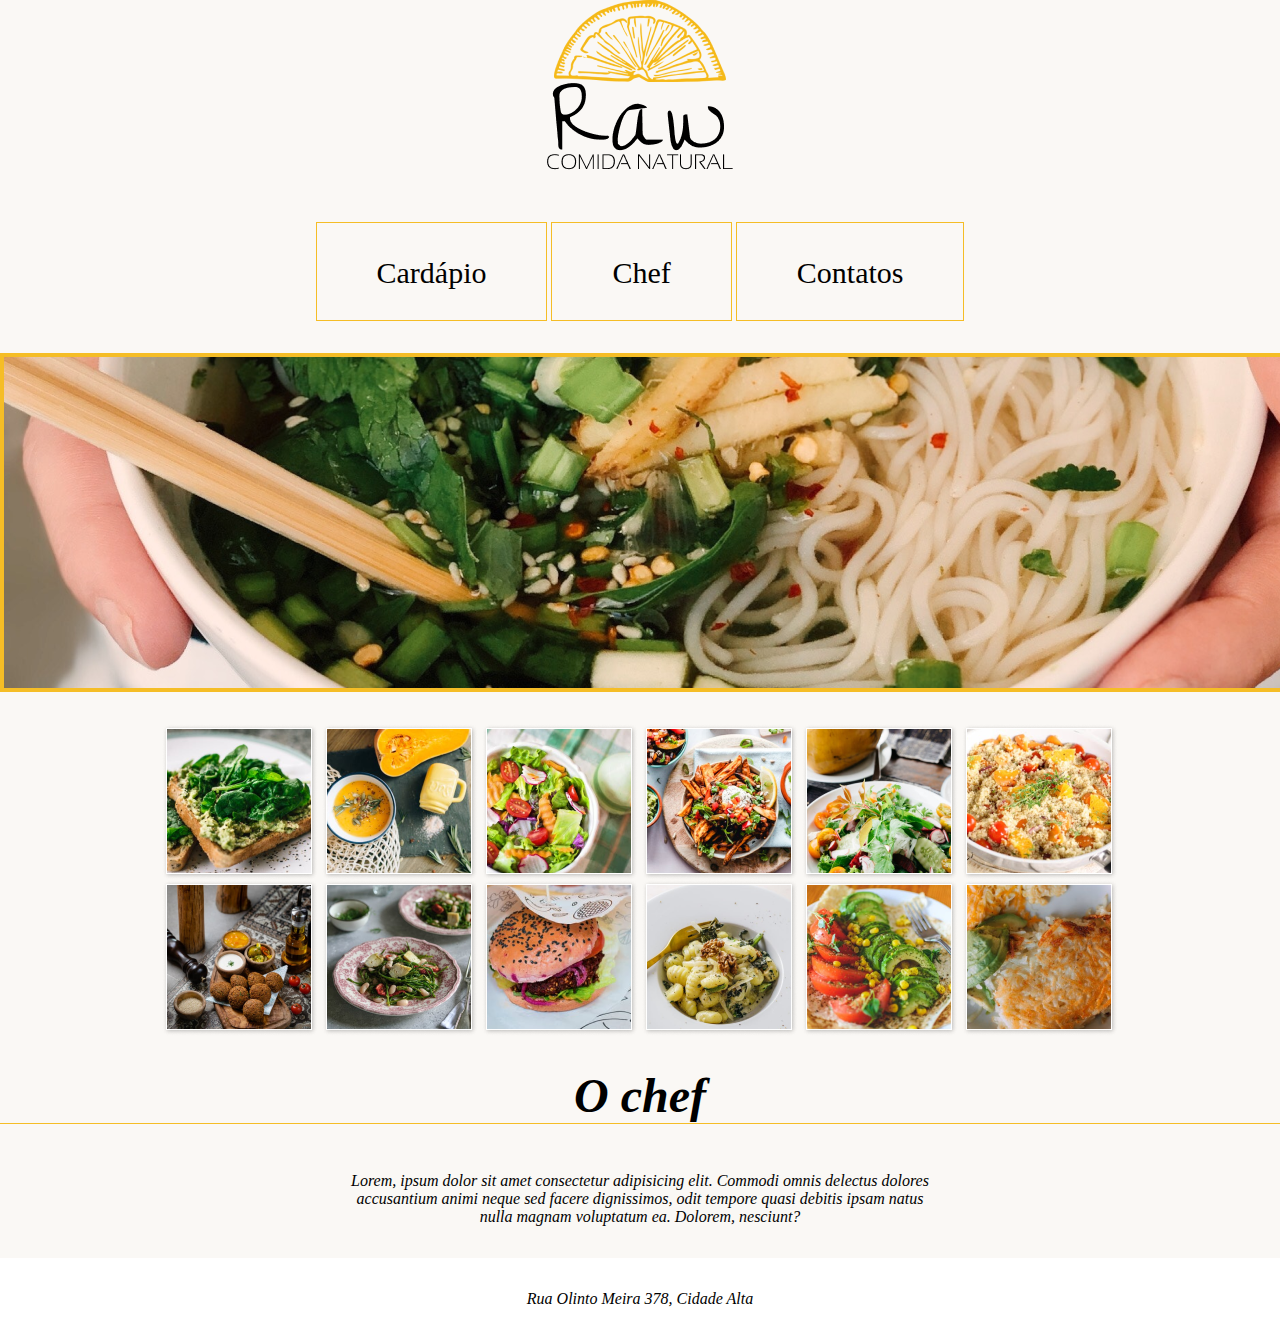
<file: index.html>
<!DOCTYPE html>
<html lang="pt-br">
<head>
    <meta charset="UTF-8">
    <meta name="viewport" content="width=device-width, initial-scale=1.0">
    <title>Raw - Comida Natural</title>
    <link rel="stylesheet" href="main.css">
</head>
<body>
    
    <header>
       
        <h1 class="atual">
            <a href="index.html"><img src="imagens/logo.png" alt="marca do restaurante"></a>
        </h1>
        
        <nav>
        
            <ol>
                <li><a href="cardapio.html">Cardápio</a></li>
                <li><a href="chefe.html">Chef</a></li>
                <li><a href="contatos.html">Contatos</a></li>
            </ol>
        
        </nav>
        
        <figure>
            <img src="imagens/destaque.png" alt="">
        </figure>
    
    </header>
    
    <main>
        
        
           <article>
               <ul>
                   <li><img src="imagens/comida1.png" alt=""></li>
                   <li><img src="imagens/comida2.png" alt=""></li>
                   <li><img src="imagens/comida3.png" alt=""></li>
                   <li><img src="imagens/comida4.png" alt=""></li>
                   <li><img src="imagens/comida5.png" alt=""></li>
                   <li><img src="imagens/comida6.png" alt=""></li>
                </ul>
                
                <ul>
                    <li><img src="imagens/comida7.png" alt=""></li>
                    <li><img src="imagens/comida8.png" alt=""></li>
                    <li><img src="imagens/comida9.png" alt=""></li>
                    <li><img src="imagens/comida10.png" alt=""></li>
                    <li><img src="imagens/comida11.png" alt=""></li>
                    <li><img src="imagens/comida12.png" alt=""></li>
                </ul>
            </article>
        
        
        <section>
           
            <h2>O chef</h2>
            <p>Lorem, ipsum dolor sit amet consectetur adipisicing elit. Commodi omnis delectus dolores accusantium animi neque sed facere dignissimos, odit tempore quasi debitis ipsam natus nulla magnam voluptatum ea. Dolorem, nesciunt?</p>
        </section>
    
    </main>
    
    <footer>
        <address>Rua Olinto Meira 378, Cidade Alta</address>
    </footer>
        
</body>
</html>
</file>
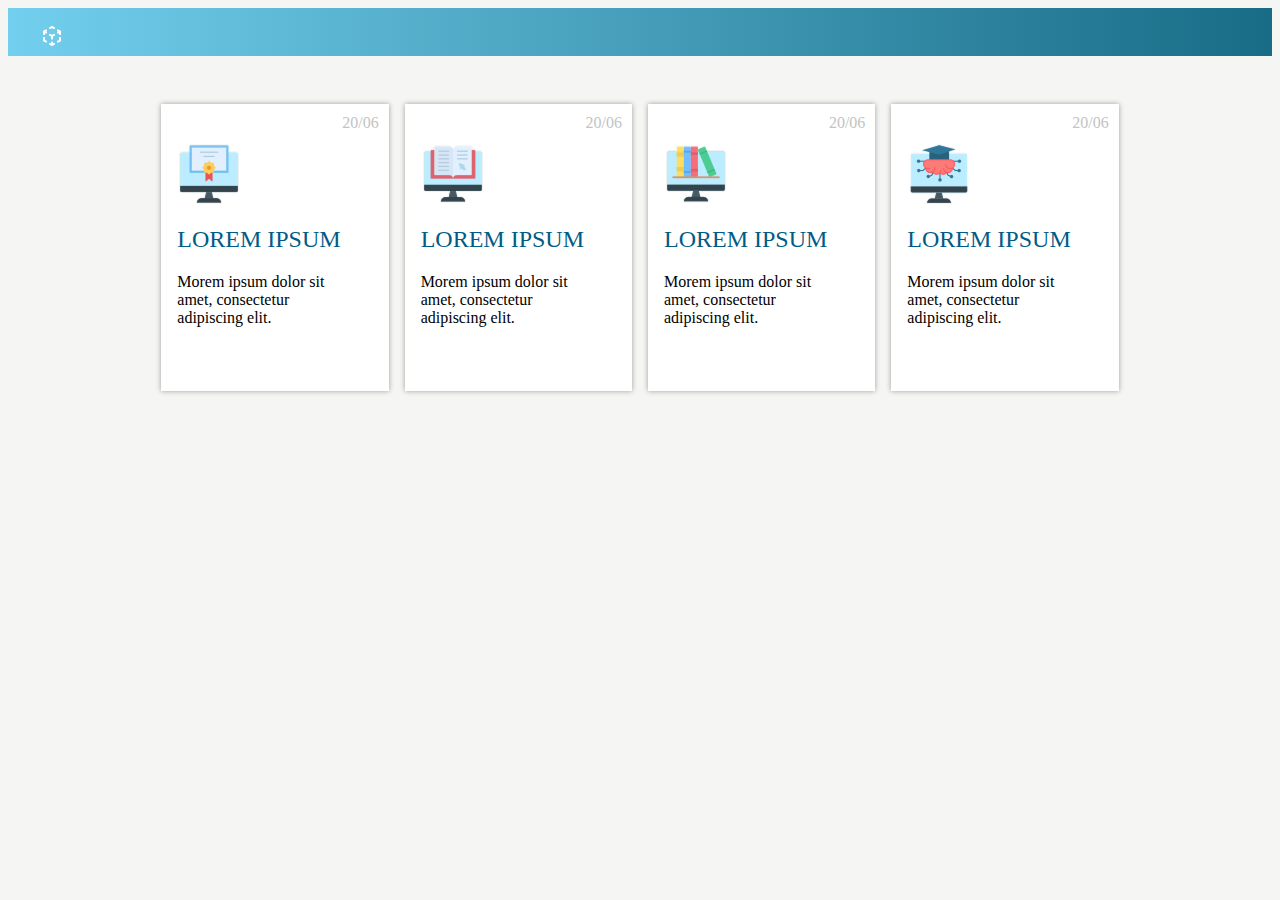
<file: Atividade_figma/index.html>
<!DOCTYPE html>
<html lang="pt-br">
<head>
    <meta charset="UTF-8">
    <meta name="viewport" content="width=device-width, initial-scale=1.0">
    <title>ATV</title>
    <link rel="stylesheet" href="main.css">
</head>
    <header>
        <nav><img src="imagens/logo.png" alt="Logo"></nav>
    </header>
    <main>
        <section>
            <div>
                <span>20/06</span>
                <img src="imagens/imagem_1.png" alt="">
                <h2>LOREM IPSUM</h2>
                <p>Morem ipsum dolor sit amet, consectetur adipiscing elit.</p>
            </div>
            <div>
                <span>20/06</span>
                <img src="imagens/imagem_2.png" alt="">
                <h2>LOREM IPSUM</h2>
                <p>Morem ipsum dolor sit amet, consectetur adipiscing elit.</p>
            </div>
            <div>
                <span>20/06</span>
                <img src="imagens/imagem_3.png" alt="">
                <h2>LOREM IPSUM</h2>
                <p>Morem ipsum dolor sit amet, consectetur adipiscing elit.</p>
            </div>
            <div>
                <span>20/06</span>
                <img src="imagens/imagem_4.png" alt="">
                <h2>LOREM IPSUM</h2>
                <p>Morem ipsum dolor sit amet, consectetur adipiscing elit.</p>
            </div>
        </section>
    </main>
<body>
    
</body>
</html>
</file>
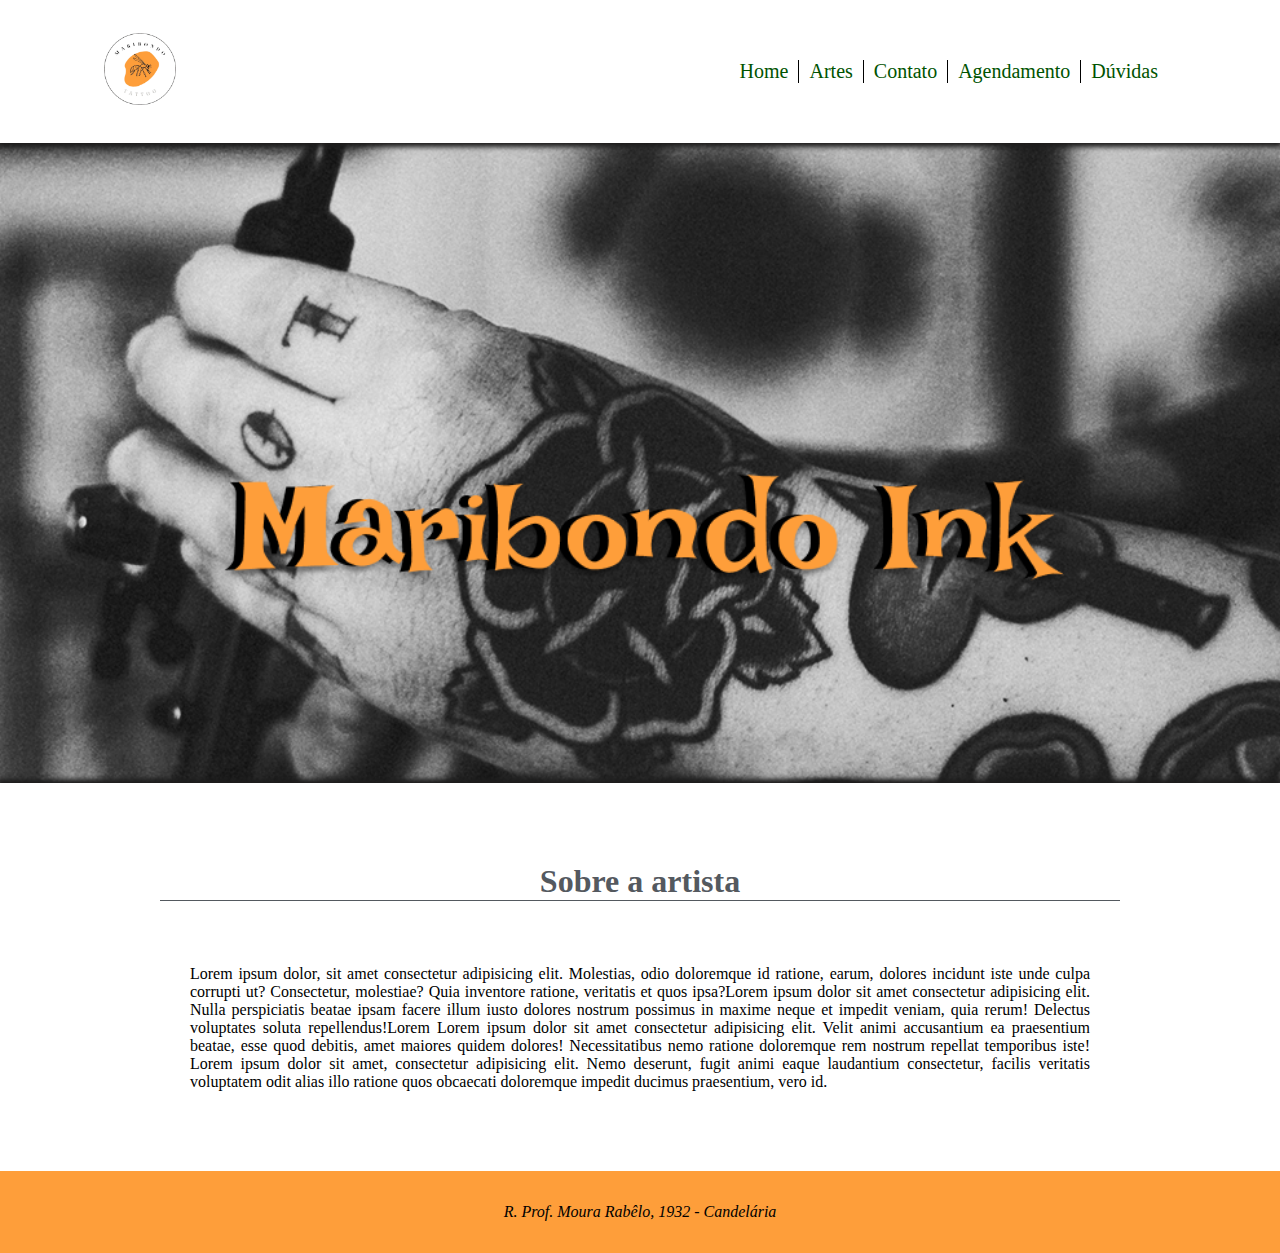
<file: atividade_interface_maribondoink/index.html>
<!DOCTYPE html>
<html lang="pt-br">

<head>
    <meta charset="UTF-8">
    <meta name="viewport" content="width=device-width, initial-scale=1.0">
    <title>Maribondo Ink - Tattoo</title>
    <link rel="stylesheet" href="main.css">
</head>

<body>
    <header>
        <nav>
            <img src="imagens/maribondo _1.jpeg" alt="logo">
            <ul>
                <li><a href="index.html"> Home</a></li>
                <li><a href="artes.html"> Artes</a></li>
                <li><a href="contato.html"> Contato</a></li>
                <li><a href="agendamentos.html"> Agendamento</a></li>
                <li><a href="perguntas.html"> Dúvidas</a></li>
            </ul>
        </nav>
    </header>
    <main>
        <h1>Sobre a artista</h1>
        <p>Lorem ipsum dolor, sit amet consectetur adipisicing elit. Molestias, odio doloremque id ratione, earum,
            dolores incidunt iste unde culpa corrupti ut? Consectetur, molestiae? Quia inventore ratione, veritatis et
            quos ipsa?Lorem ipsum dolor sit amet consectetur adipisicing elit. Nulla perspiciatis beatae ipsam facere
            illum iusto dolores nostrum possimus in maxime neque et impedit veniam, quia rerum! Delectus voluptates
            soluta repellendus!Lorem Lorem ipsum dolor sit amet consectetur adipisicing elit. Velit animi accusantium ea
            praesentium beatae, esse quod debitis, amet maiores quidem dolores! Necessitatibus nemo ratione doloremque
            rem nostrum repellat temporibus iste! Lorem ipsum dolor sit amet, consectetur adipisicing elit. Nemo
            deserunt, fugit animi eaque laudantium consectetur, facilis veritatis voluptatem odit alias illo ratione
            quos obcaecati doloremque impedit ducimus praesentium, vero id.
        </p>
    </main>
    <footer>
        <address>R. Prof. Moura Rabêlo, 1932 - Candelária</address>
    </footer>

</body>

</html>
</file>
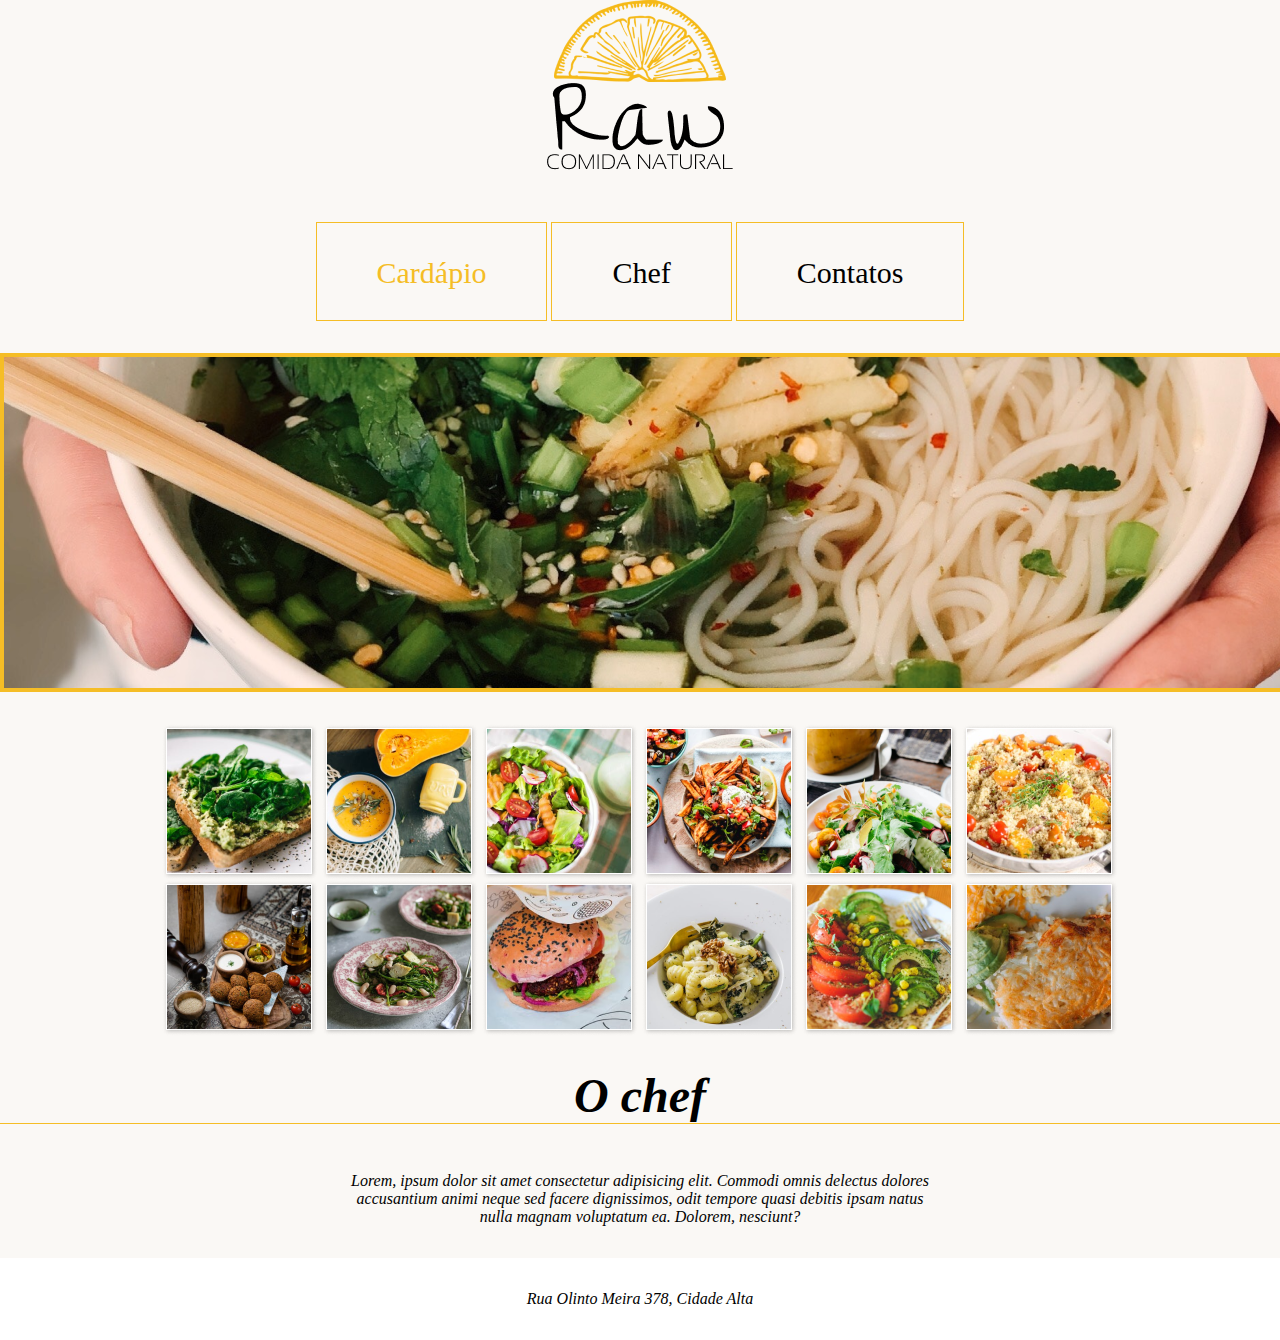
<file: cardapio.html>
<!DOCTYPE html>
<html lang="pt-br">
<head>
    <meta charset="UTF-8">
    <meta name="viewport" content="width=device-width, initial-scale=1.0">
    <title>Raw - Comida Natural</title>
    <link rel="stylesheet" href="main.css">
</head>
<body>
    
    <header>
       
        <a href="index.html"><img src="imagens/logo.png" alt="marca do restaurante"></a>
        
        <nav>
        
            <ol>
                <li class="atual"><a href="cardapio.html">Cardápio</a></li>
                <li><a href="chefe.html">Chef</a></li>
                <li><a href="contatos.html">Contatos</a></li>
            </ol>
        
        </nav>
        
        <figure>
            <img src="imagens/destaque.png" alt="">
        </figure>
    
    </header>
    
    <main>
        
        
           <article>
               <ul>
                   <li><img src="imagens/comida1.png" alt=""></li>
                   <li><img src="imagens/comida2.png" alt=""></li>
                   <li><img src="imagens/comida3.png" alt=""></li>
                   <li><img src="imagens/comida4.png" alt=""></li>
                   <li><img src="imagens/comida5.png" alt=""></li>
                   <li><img src="imagens/comida6.png" alt=""></li>
                </ul>
                
                <ul>
                    <li><img src="imagens/comida7.png" alt=""></li>
                    <li><img src="imagens/comida8.png" alt=""></li>
                    <li><img src="imagens/comida9.png" alt=""></li>
                    <li><img src="imagens/comida10.png" alt=""></li>
                    <li><img src="imagens/comida11.png" alt=""></li>
                    <li><img src="imagens/comida12.png" alt=""></li>
                </ul>
            </article>
        
        
        <section>
           
            <h2>O chef</h2>
            <p>Lorem, ipsum dolor sit amet consectetur adipisicing elit. Commodi omnis delectus dolores accusantium animi neque sed facere dignissimos, odit tempore quasi debitis ipsam natus nulla magnam voluptatum ea. Dolorem, nesciunt?</p>
        </section>
    
    </main>
    
    <footer>
        <address>Rua Olinto Meira 378, Cidade Alta</address>
    </footer>
        
</body>
</html>
</file>
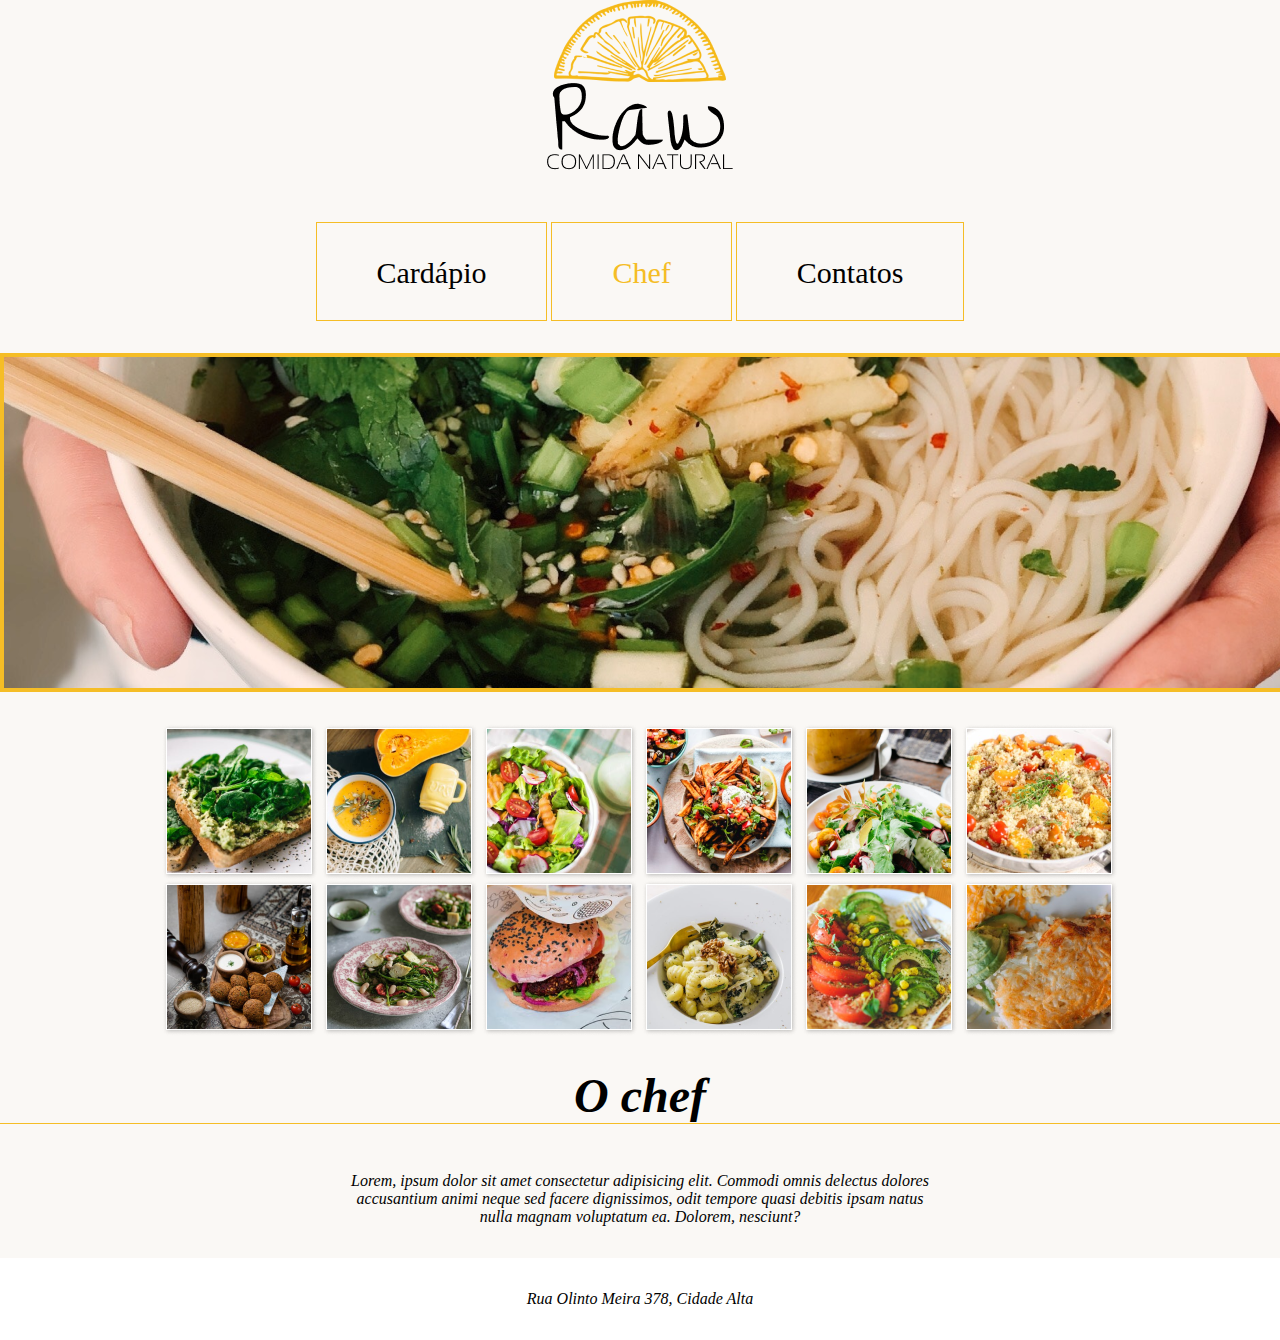
<file: chefe.html>
<!DOCTYPE html>
<html lang="pt-br">
<head>
    <meta charset="UTF-8">
    <meta name="viewport" content="width=device-width, initial-scale=1.0">
    <title>Raw - Comida Natural</title>
    <link rel="stylesheet" href="main.css">
</head>
<body>
    
    <header>
       
        <a href="index.html"><img src="imagens/logo.png" alt="marca do restaurante"></a>
        
        <nav>
        
            <ol>
                <li><a href="cardapio.html">Cardápio</a></li>
                <li class="atual"><a href="chefe.html">Chef</a></li>
                <li><a href="contatos.html">Contatos</a></li>
            </ol>
        
        </nav>
        
        <figure>
            <img src="imagens/destaque.png" alt="">
        </figure>
    
    </header>
    
    <main>
        
        
           <article>
               <ul>
                   <li><img src="imagens/comida1.png" alt=""></li>
                   <li><img src="imagens/comida2.png" alt=""></li>
                   <li><img src="imagens/comida3.png" alt=""></li>
                   <li><img src="imagens/comida4.png" alt=""></li>
                   <li><img src="imagens/comida5.png" alt=""></li>
                   <li><img src="imagens/comida6.png" alt=""></li>
                </ul>
                
                <ul>
                    <li><img src="imagens/comida7.png" alt=""></li>
                    <li><img src="imagens/comida8.png" alt=""></li>
                    <li><img src="imagens/comida9.png" alt=""></li>
                    <li><img src="imagens/comida10.png" alt=""></li>
                    <li><img src="imagens/comida11.png" alt=""></li>
                    <li><img src="imagens/comida12.png" alt=""></li>
                </ul>
            </article>
        
        
        <section>
           
            <h2>O chef</h2>
            <p>Lorem, ipsum dolor sit amet consectetur adipisicing elit. Commodi omnis delectus dolores accusantium animi neque sed facere dignissimos, odit tempore quasi debitis ipsam natus nulla magnam voluptatum ea. Dolorem, nesciunt?</p>
        </section>
    
    </main>
    
    <footer>
        <address>Rua Olinto Meira 378, Cidade Alta</address>
    </footer>
        
</body>
</html>
</file>
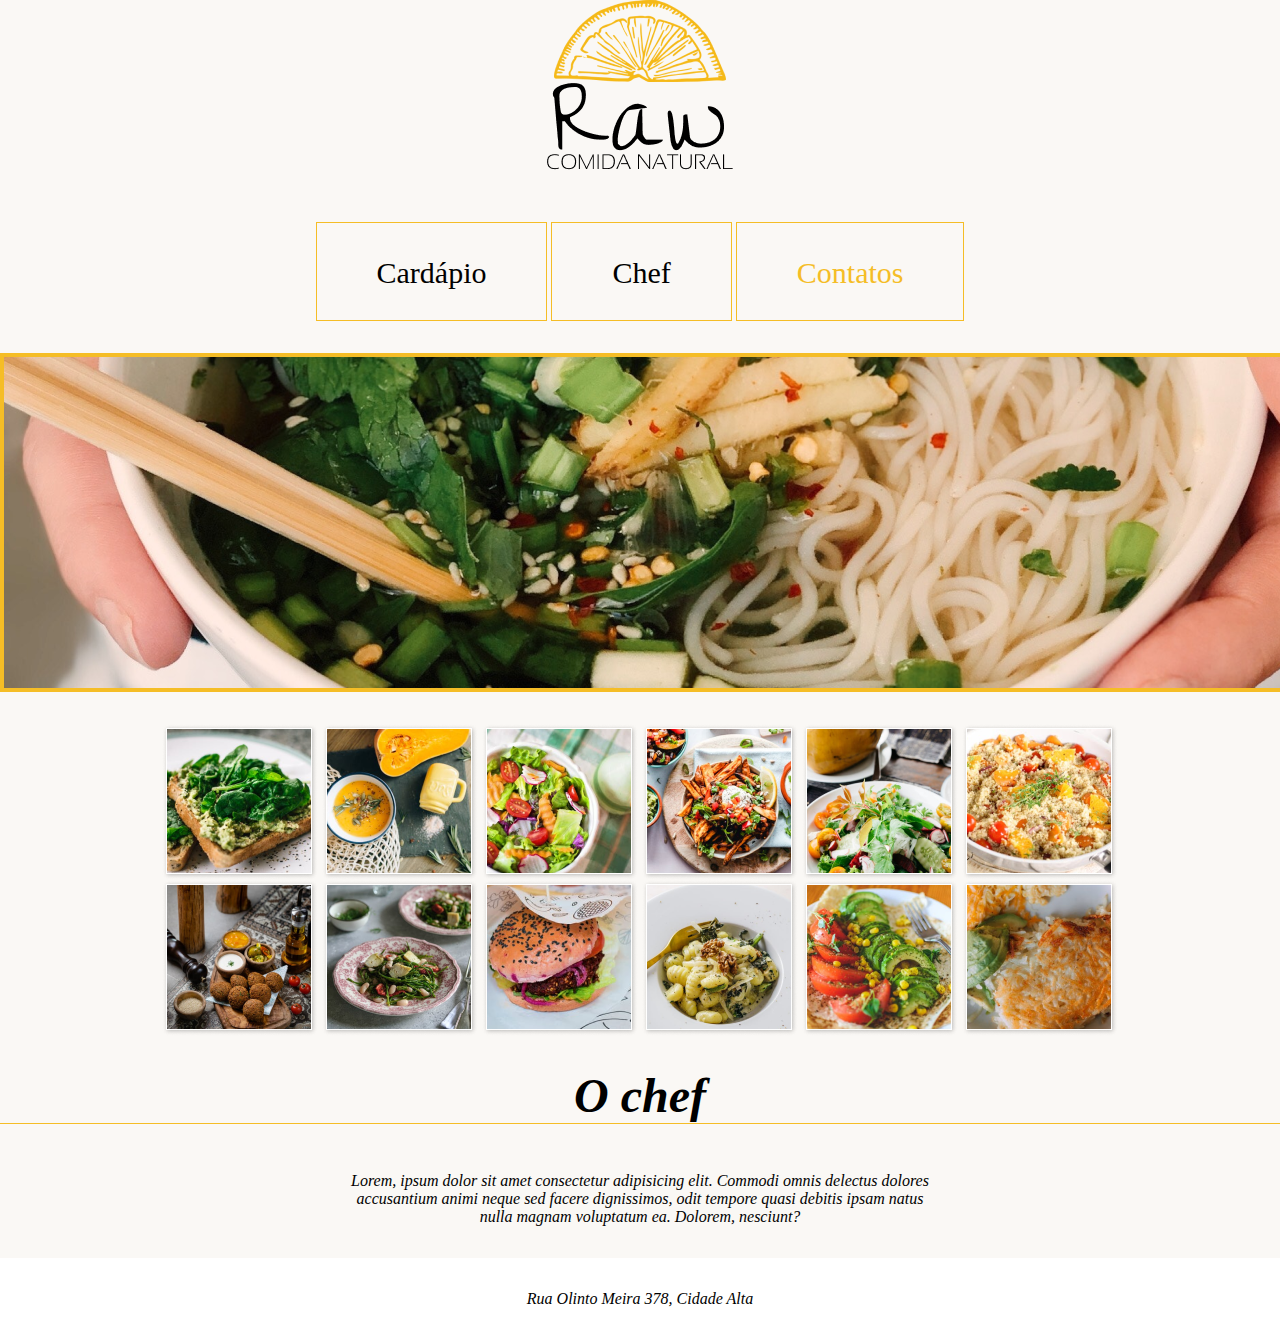
<file: contatos.html>
<!DOCTYPE html>
<html lang="pt-br">
<head>
    <meta charset="UTF-8">
    <meta name="viewport" content="width=device-width, initial-scale=1.0">
    <title>Raw - Comida Natural</title>
    <link rel="stylesheet" href="main.css">
</head>
<body>
    
    <header>
       
        <a href="index.html"><img src="imagens/logo.png" alt="marca do restaurante"></a>
        
        <nav>
        
            <ol>
                <li><a href="cardapio.html">Cardápio</a></li>
                <li><a href="chefe.html">Chef</a></li>
                <li class="atual"><a href="contatos.html">Contatos</a></li>
            </ol>
        
        </nav>
        
        <figure>
            <img src="imagens/destaque.png" alt="">
        </figure>
    
    </header>
    
    <main>
        
        
           <article>
               <ul>
                   <li><img src="imagens/comida1.png" alt=""></li>
                   <li><img src="imagens/comida2.png" alt=""></li>
                   <li><img src="imagens/comida3.png" alt=""></li>
                   <li><img src="imagens/comida4.png" alt=""></li>
                   <li><img src="imagens/comida5.png" alt=""></li>
                   <li><img src="imagens/comida6.png" alt=""></li>
                </ul>
                
                <ul>
                    <li><img src="imagens/comida7.png" alt=""></li>
                    <li><img src="imagens/comida8.png" alt=""></li>
                    <li><img src="imagens/comida9.png" alt=""></li>
                    <li><img src="imagens/comida10.png" alt=""></li>
                    <li><img src="imagens/comida11.png" alt=""></li>
                    <li><img src="imagens/comida12.png" alt=""></li>
                </ul>
            </article>
        
        
        <section>
           
            <h2>O chef</h2>
            <p>Lorem, ipsum dolor sit amet consectetur adipisicing elit. Commodi omnis delectus dolores accusantium animi neque sed facere dignissimos, odit tempore quasi debitis ipsam natus nulla magnam voluptatum ea. Dolorem, nesciunt?</p>
        </section>
    
    </main>
    
    <footer>
        <address>Rua Olinto Meira 378, Cidade Alta</address>
    </footer>
        
</body>
</html>
</file>
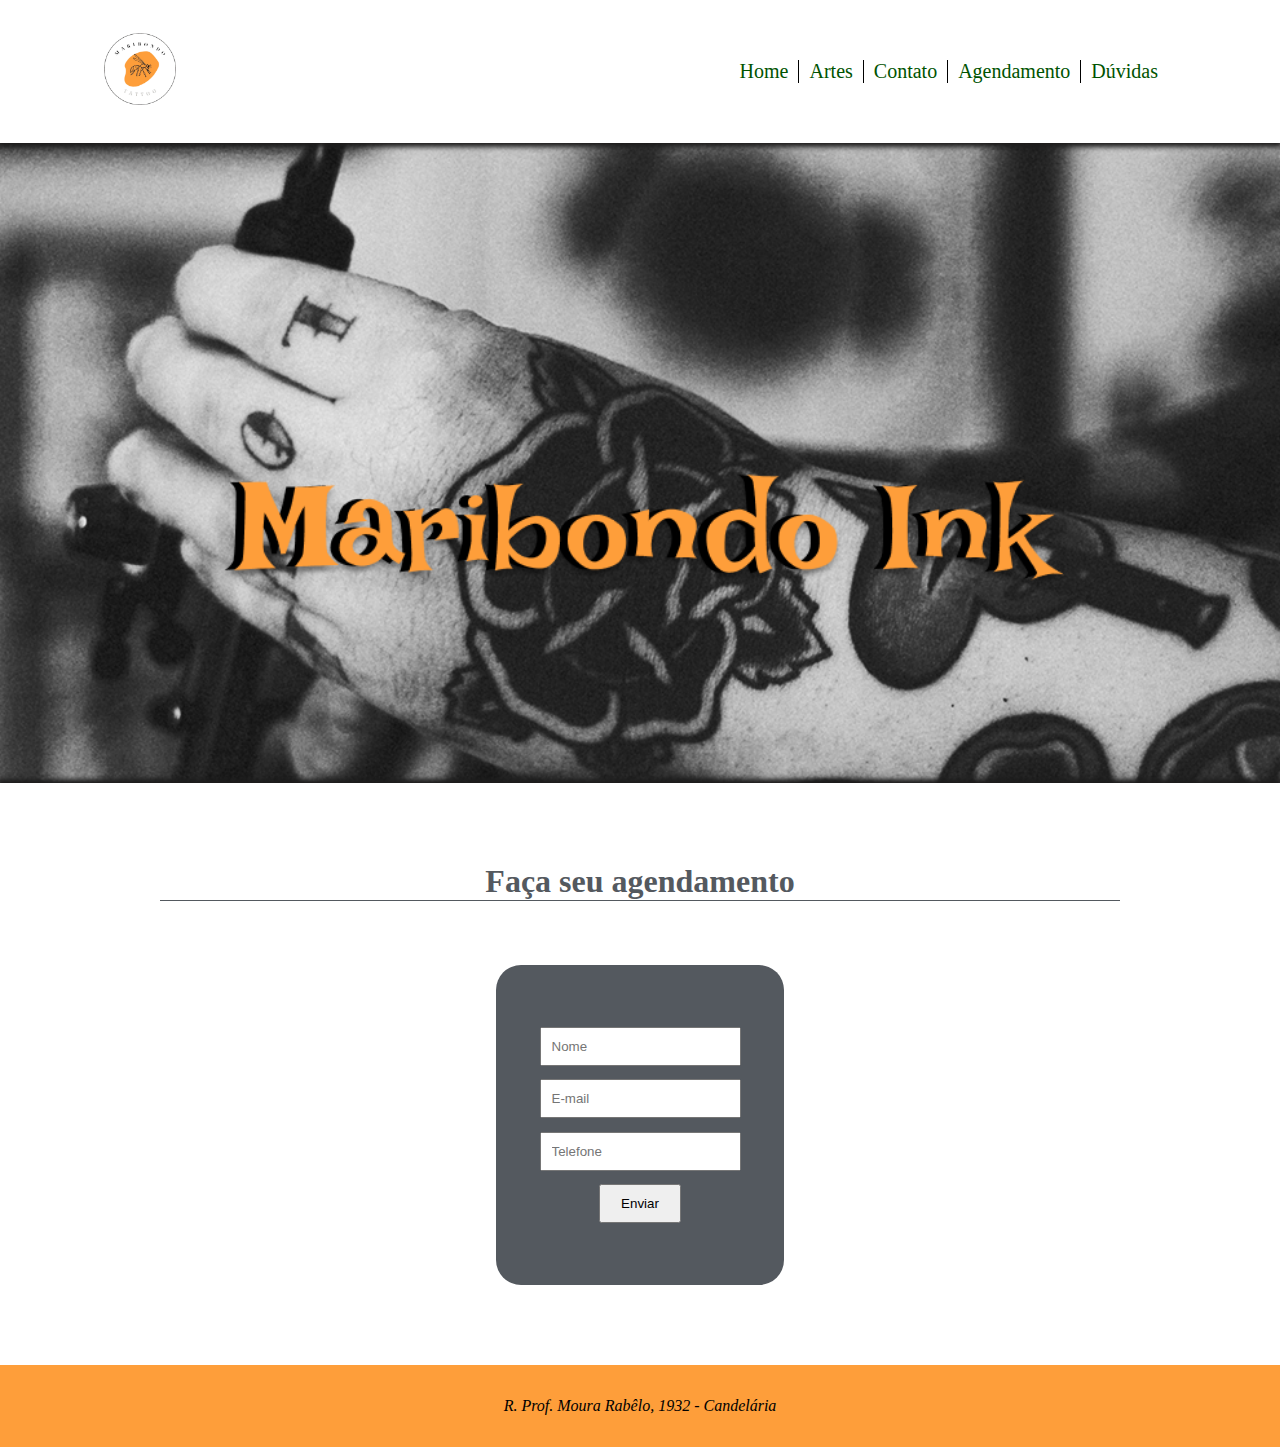
<file: atividade_interface_maribondoink/agendamentos.html>
<!DOCTYPE html>
<html lang="pt-br">
<head>
    <meta charset="UTF-8">
    <meta name="viewport" content="width=device-width, initial-scale=1.0">
    <title>Maribondo Ink - Tattoo</title>
    <link rel="stylesheet" href="main.css">
</head>

<body>

    <header>

        <nav>

            <img src="imagens/maribondo _1.jpeg" alt="logo">

            <ul>

                <li><a href="index.html"> Home</a></li>
                <li><a href="artes.html"> Artes</a></li>
                <li><a href="contato.html"> Contato</a></li>
                <li><a href="agendamentos.html"> Agendamento</a></li>
                <li><a href="perguntas.html"> Dúvidas</a></li>

            </ul>

        </nav>

    </header>

    <main>
        <h1>Faça seu agendamento</h1>
        <form action="">
            <input type="text" placeholder="Nome"><br>
            <input type="email" placeholder="E-mail"><br>
            <input type="tel" placeholder="Telefone"><br>
            <button type="submit">Enviar</button>

        </form>
    </main>

    <footer>
        <address>R. Prof. Moura Rabêlo, 1932 - Candelária</address>
    </footer>
    
</body>

</html>
</file>
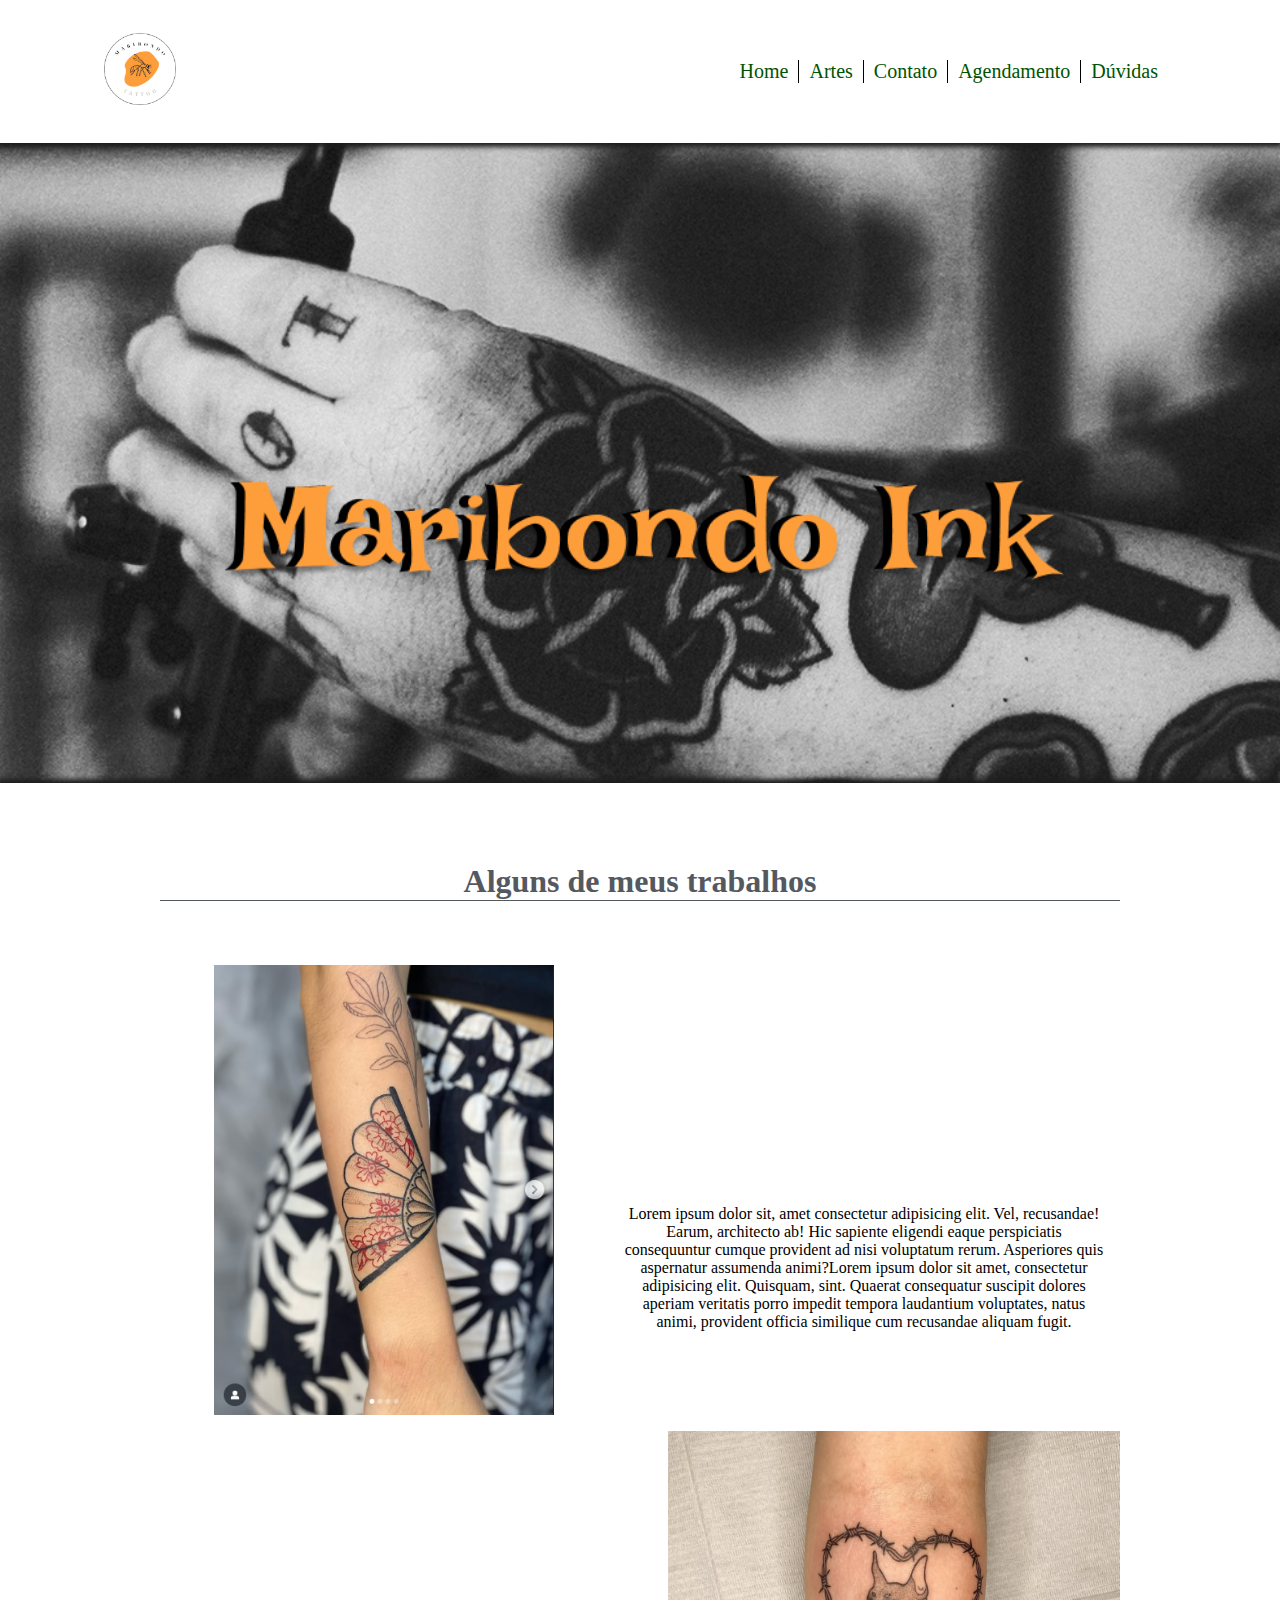
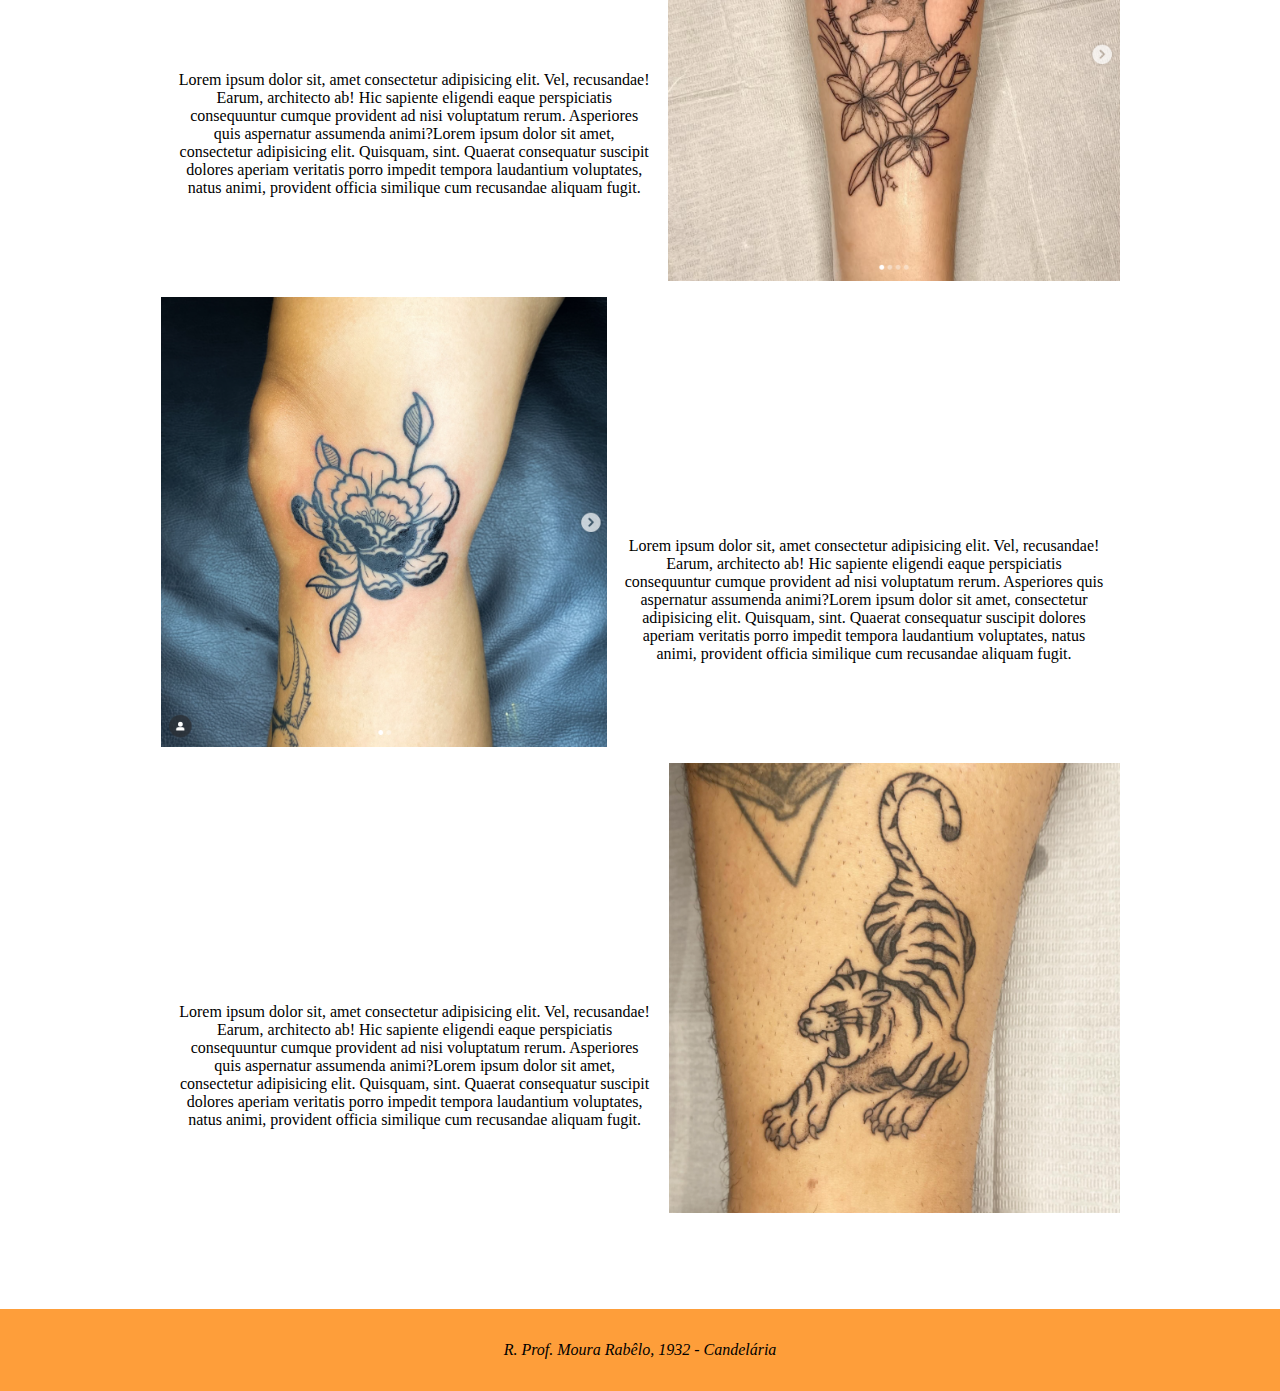
<file: atividade_interface_maribondoink/artes.html>
<!DOCTYPE html>
<html lang="pt-br">

<head>
    <meta charset="UTF-8">
    <meta name="viewport" content="width=device-width, initial-scale=1.0">
    <title>Maribondo Ink - Tattoo</title>
    <link rel="stylesheet" href="main.css">
</head>

<body>

    <header>

        <nav>

            <img src="imagens/maribondo _1.jpeg" alt="logo">

            <ul>
                <li><a href="index.html"> Home</a></li>
                <li><a href="artes.html"> Artes</a></li>
                <li><a href="contato.html"> Contato</a></li>
                <li><a href="agendamentos.html"> Agendamento</a></li>
                <li><a href="perguntas.html"> Dúvidas</a></li>
            </ul>

        </nav>

    </header>

    <main>

        <section class="artes">

            <h1>Alguns de meus trabalhos</h1>


            <div class="img_1">
                <img src="imagens/tattoo_1.png" alt="">
                <p>Lorem ipsum dolor sit, amet consectetur adipisicing elit. Vel, recusandae! Earum, architecto ab! Hic
                    sapiente eligendi eaque perspiciatis consequuntur cumque provident ad nisi voluptatum rerum.
                    Asperiores quis aspernatur assumenda animi?Lorem ipsum dolor sit amet, consectetur adipisicing elit.
                    Quisquam, sint. Quaerat consequatur suscipit dolores aperiam veritatis porro impedit tempora
                    laudantium voluptates, natus animi, provident officia similique cum recusandae aliquam fugit.
                </p>
            </div>

            <div class="img_2">
                <p>Lorem ipsum dolor sit, amet consectetur adipisicing elit. Vel, recusandae! Earum, architecto ab! Hic
                    sapiente eligendi eaque perspiciatis consequuntur cumque provident ad nisi voluptatum rerum.
                    Asperiores quis aspernatur assumenda animi?Lorem ipsum dolor sit amet, consectetur adipisicing elit.
                    Quisquam, sint. Quaerat consequatur suscipit dolores aperiam veritatis porro impedit tempora
                    laudantium voluptates, natus animi, provident officia similique cum recusandae aliquam fugit.
                </p>
                    <img src="imagens/tattoo_2.png" alt="">
            </div>

            <div class="img_3">
                <img src="imagens/tattoo_3.png" alt="">
                <p>Lorem ipsum dolor sit, amet consectetur adipisicing elit. Vel, recusandae! Earum, architecto ab! Hic
                    sapiente eligendi eaque perspiciatis consequuntur cumque provident ad nisi voluptatum rerum.
                    Asperiores quis aspernatur assumenda animi?Lorem ipsum dolor sit amet, consectetur adipisicing elit.
                    Quisquam, sint. Quaerat consequatur suscipit dolores aperiam veritatis porro impedit tempora
                    laudantium voluptates, natus animi, provident officia similique cum recusandae aliquam fugit.
                </p>

            </div>

            <div class="img_4">
                <p>Lorem ipsum dolor sit, amet consectetur adipisicing elit. Vel, recusandae! Earum, architecto ab! Hic
                    sapiente eligendi eaque perspiciatis consequuntur cumque provident ad nisi voluptatum rerum.
                    Asperiores quis aspernatur assumenda animi?Lorem ipsum dolor sit amet, consectetur adipisicing elit.
                    Quisquam, sint. Quaerat consequatur suscipit dolores aperiam veritatis porro impedit tempora
                    laudantium voluptates, natus animi, provident officia similique cum recusandae aliquam fugit.
                </p>
                    <img src="imagens/tattoo_4.png" alt="">
            </div>

        </section>

    </main>

    <footer>
        <address>R. Prof. Moura Rabêlo, 1932 - Candelária</address>
    </footer>

</body>

</html>
</file>
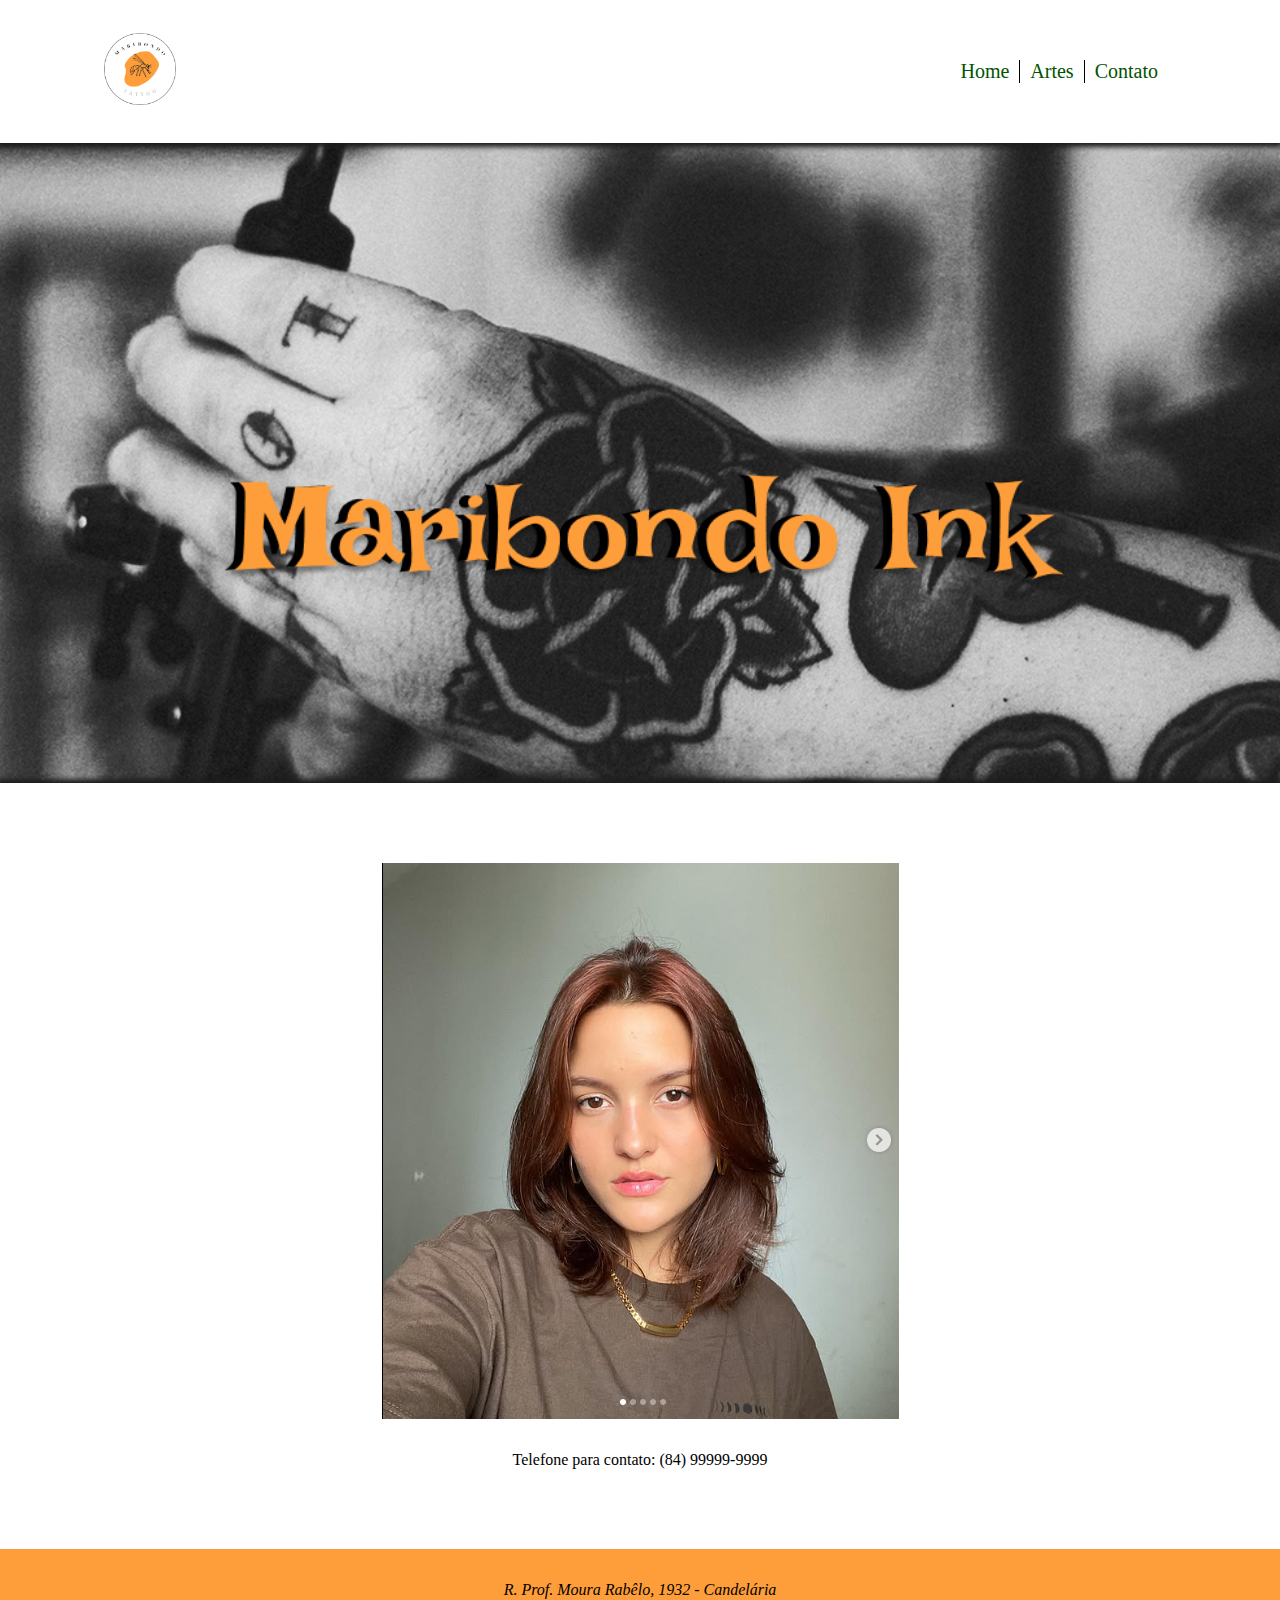
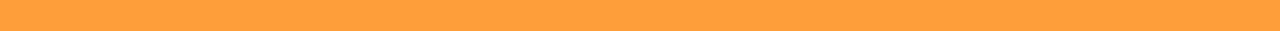
<file: atividade_interface_maribondoink/contato.html>
<!DOCTYPE html>
<html lang="pt-br">

<head>
    <meta charset="UTF-8">
    <meta name="viewport" content="width=device-width, initial-scale=1.0">
    <title>Maribondo Ink - Tattoo</title>
    <link rel="stylesheet" href="main.css">
</head>

<body>
    <header>
        <nav>
            <img src="imagens/maribondo _1.jpeg" alt="logo">
            <ul>
                <li><a href="index.html"> Home</a></li>
                <li><a href="artes.html"> Artes</a></li>
                <li><a href="contato.html"> Contato</a></li>
            </ul>
        </nav>
    </header>
    <main>
        <div class="contatinho">
            <img src="imagens/contato.png" alt="">
            <p>Telefone para contato: (84) 99999-9999</p>
        </div>
    </main>
    <footer>
        <address>R. Prof. Moura Rabêlo, 1932 - Candelária</address>
    </footer>

</body>

</html>
</file>
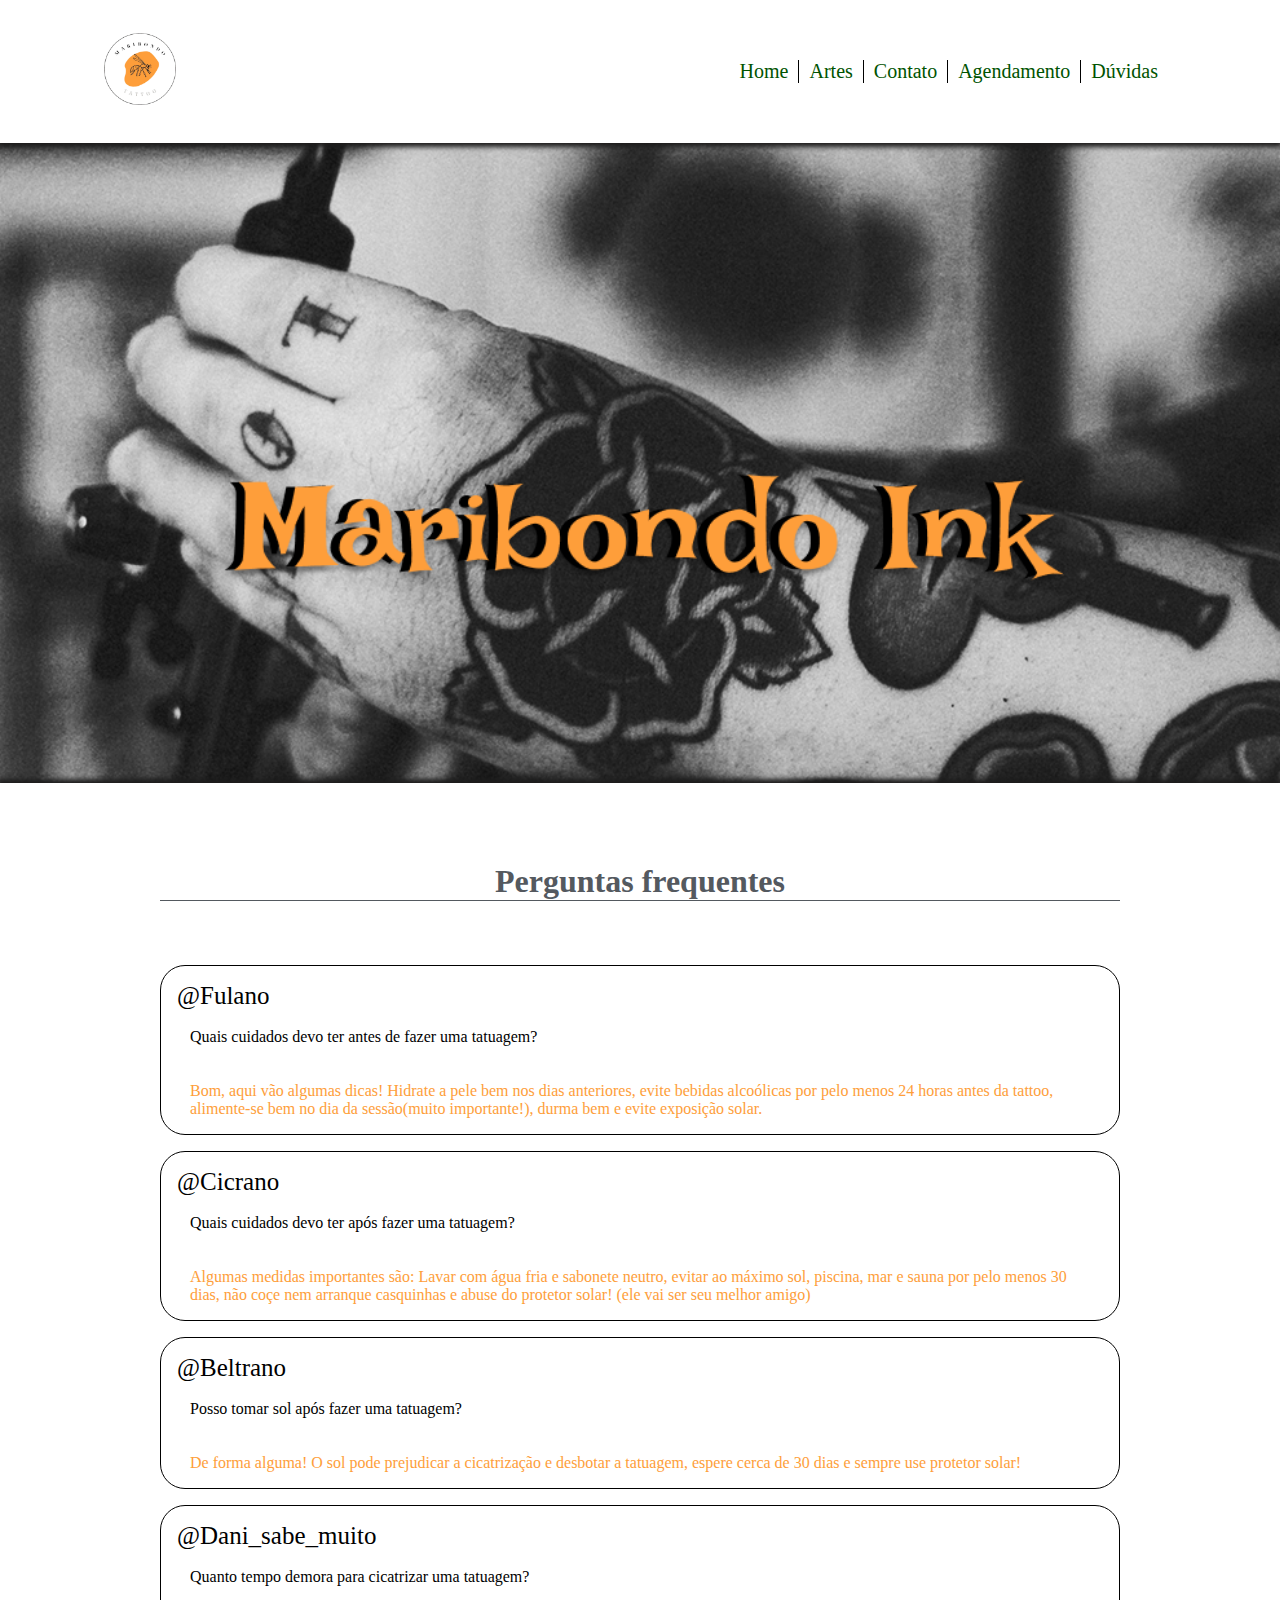
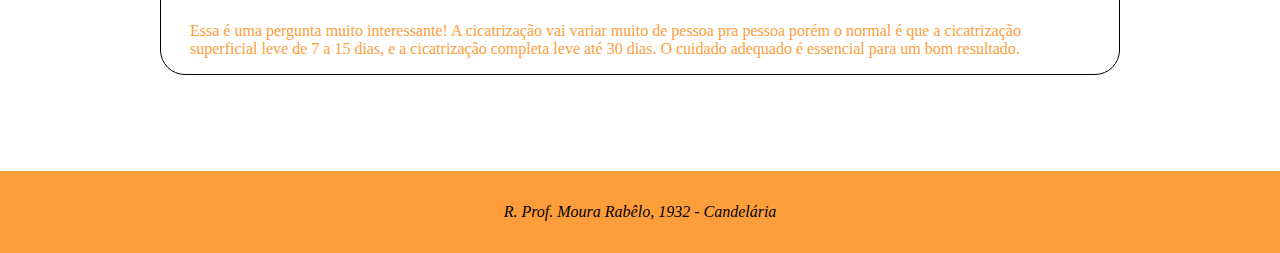
<file: atividade_interface_maribondoink/perguntas.html>
<!DOCTYPE html>
<html lang="pt-br">

<head>
    <meta charset="UTF-8">
    <meta name="viewport" content="width=device-width, initial-scale=1.0">
    <title>Maribondo Ink - Tattoo</title>
    <link rel="stylesheet" href="main.css">
</head>

<body>
    <header>
        <nav>
            <img src="imagens/maribondo _1.jpeg" alt="logo">
            <ul>
                <li><a href="index.html"> Home</a></li>
                <li><a href="artes.html"> Artes</a></li>
                <li><a href="contato.html"> Contato</a></li>
                <li><a href="agendamentos.html"> Agendamento</a></li>
                <li><a href="perguntas.html"> Dúvidas</a></li>
            </ul>
        </nav>
    </header>

    <main>
        <h1>Perguntas frequentes</h1>
        <article>    
            <ul class="duvidas">
                <li class="perguntas">
                    <span>@Fulano</span><br><br>
                    <p>Quais cuidados devo ter antes de fazer uma tatuagem?</p><br><br>
                    <p class="resposta"> Bom, aqui vão algumas dicas! Hidrate a pele bem nos dias anteriores, evite bebidas
                        alcoólicas por pelo menos 24 horas antes da tattoo, alimente-se bem no dia da sessão(muito
                        importante!), durma bem e evite exposição solar.</p>
                        
                    </li>
                    <li class="perguntas">
                        <span>@Cicrano</span><br><br>
                        <p>Quais cuidados devo ter após fazer uma tatuagem?</p><br><br>
                        <p class="resposta"> Algumas medidas importantes são: Lavar com água fria e sabonete neutro,
                            evitar ao máximo sol, piscina, mar e sauna por pelo menos 30 dias, não coçe nem arranque casquinhas
                            e abuse do protetor solar! (ele vai ser seu melhor amigo)</p>
                            
                        </li>
                        <li class="perguntas">
                            <span>@Beltrano</span><br><br>
                            <p>Posso tomar sol após fazer uma tatuagem?</p><br><br>
                            <p class="resposta"> De forma alguma! O sol pode prejudicar a cicatrização e desbotar a tatuagem, espere
                                cerca de 30 dias e sempre use protetor solar!</p>
                                
                            </li>
                            <li class="perguntas">
                                <span>@Dani_sabe_muito</span><br><br>
                                <p>Quanto tempo demora para cicatrizar uma tatuagem?</p><br><br>
                                <p class="resposta"> Essa é uma pergunta muito interessante! A cicatrização vai variar muito de pessoa
                                    pra pessoa porém o normal é que a cicatrização superficial leve de 7 a 15 dias, e a cicatrização
                                    completa leve até 30 dias. O cuidado adequado é essencial para um bom resultado.</p>
                                    
                                </li>
                            </ul>
                            
        </article>
    </main>

    <footer>
        <address>R. Prof. Moura Rabêlo, 1932 - Candelária</address>
    </footer>
</body>

</html>
</file>
<file: main.css>
*{
    text-align: center;
    margin: 0%;
    padding: 0%; 
    background-color: #faf8f5;
    vertical-align: middle;
}
header nav{
    margin-bottom: 2em;
}
header ol{
    list-style: none;
}
header ol li{
    display: inline-block;
    border: 1px solid #F5BD26;
    padding: 1em 2em;
    font-size: 30px;
}
header a{
    text-decoration: none;
    color: black;
}
header a:hover{
    color: #F5BD26;
}
figure img{
    border: 4px solid #F5BD26;
    margin-bottom: 2em;
}
main ul{
    list-style: none;
    
}
main ul li{
    display: inline-block;
}
main section{
    margin-top: 2em;
    margin-bottom: 2em; 
}
main section h2{
    font-style: italic;
    font-size: 3em;
    border-bottom: 1px solid #F5BD26;
    margin-bottom: 1em;
}
main section p{
    font-style: italic;
    max-width: 600px;
    text-align: center;
    margin-left: auto;
    margin-right: auto;
    margin-bottom: 2em;
}
footer address{
    background-color:white;
    padding: 2em 2em;
    
}
.atual a{
    color: #F5BD26;
}
</file>
<file: Atividade_figma/main.css>
header{
    height: 3em;
    background-image: linear-gradient(to right, #72CFED, #186c86);
}
header nav{
    padding-left: 2em;
    padding-top: 1em;
    margin: 0px;
}
body{
    background-color: rgb(245, 245, 243);
}
main {
    margin-top: 3em;
}
section{
    display: flex;
    gap: 1em;
    margin: auto;
    justify-content: center;
}
div {
    background-color: white;
    padding-left: 1em;
    box-shadow: 0 0 5px #9d9d9d;
}
div h2{
    font-weight: 100;
    color: #005C85;
    padding-right: 2em;
    
}
div p{
    max-width: 150px;
    padding-bottom: 3em;
}
div img{
    display: flex;
    justify-content: left;
}
div span{
    display: flex;
    justify-content: right;
    color: #c3c3c3;
    padding: 10px;
}
</file>
<file: atividade_interface_maribondoink/main.css>
*{
    margin: 0%;
    padding: 0%;
}

body{
    background-image: url(imagens/background_image.png);
    background-repeat: no-repeat;
    background-size: cover;
    /* adapta a imagem ao tamanho da tela */
    background-attachment: fixed;
    background-position: center;
}

header nav{
    background-color: white;
    display: flex;
    /* deixando a tag de header flexível. */
    justify-content: space-between;
    /* espaço entre os itens do nav */
    padding-bottom: none;
    box-shadow: 0px 2px 5px 2px rgb(29, 28, 28);
}

header nav ul{
    list-style: none;
    display: flex;
    margin-right: 7em;
    
}

header nav img{
    height: 120px;
    margin-left: 5em;
    margin-top: 9px;
}

header nav ul li{
    font-size: 20px;
    padding-left: 10px;
    padding-right: 10px ;
    border-right: 1px solid black;
    margin-bottom: 3em;
    margin-top: 3em;
   
}
header nav ul li:last-child{
    border-right: none;
}
header nav a{
    text-decoration: none;
    color: rgb(0, 83, 0);
    transition: 0.3s;
}

header nav a:hover{
    color: #FE9E3A;
}

main{
    background-color: white;
    margin-top: 40em;
    padding: 5em 10em;
    box-shadow: 0px -2px 5px 2px rgb(29, 28, 28);
}
.artes img{
    height: 450px;
}
main h1{
    text-align: center;
    margin-bottom: 2em;
    color: #54595F;
    border-bottom: 1px solid #54595F;
}
main p{
    max-width: 900px;
    text-align: justify;
    margin: auto;
}
main div img{
    display: block;
    margin: auto;
}
main div p{
    text-align: center;
}
main section div{
    display: flex;
    margin-bottom: 1em;
}
main section div .img_2{
    display: flex;
}
main section div p{
    margin: 1em;
    margin-top: 15em;
    max-width: 30em;
    display: block;
}
main form{
    text-align: center;
    background-color: #54595F;
    width:18em ;
    height: 20em;
    border-radius: 25px;
    box-sizing: border-box;
    align-content: center;
    margin: 0 auto;
}
main form input{
    margin-bottom: 1em;
    padding: 10px ;
}
main form button{
    padding: 10px 20px;
}
footer{
    background-color: #FE9E3A;
    padding-top: 2em;
    padding-bottom: 2em;
    text-align: center;
}
.contatinho p{
    margin-top: 2em;
}
.duvidas{
    list-style: none;
}
.duvidas .perguntas{
    padding: 1em ;
    border: 1px solid black;
}
.perguntas span{
    font-size: 25px;
    
}
.perguntas p{
    text-align: left;
}
.resposta{
    color: #FE9E3A;
}
.perguntas {
    margin-bottom: 1em;
    border-radius: 25px;
}
</file>
